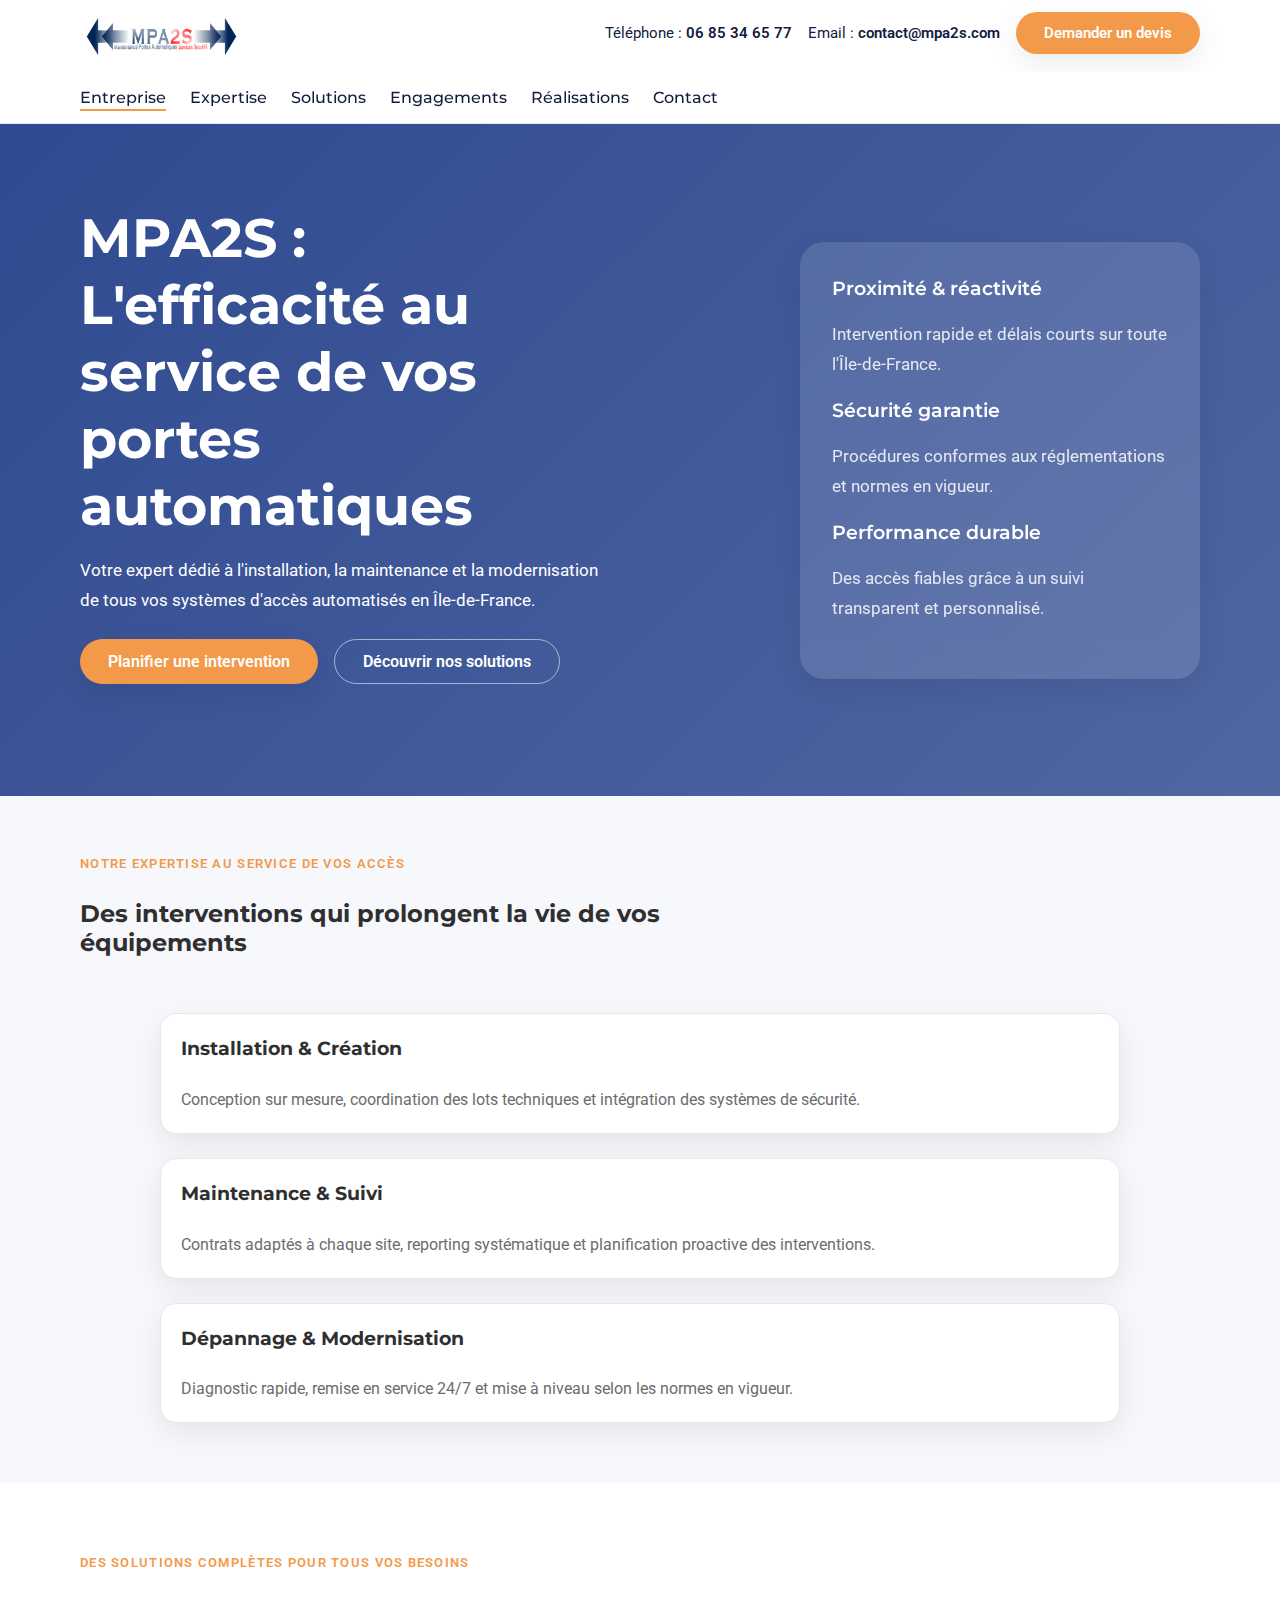
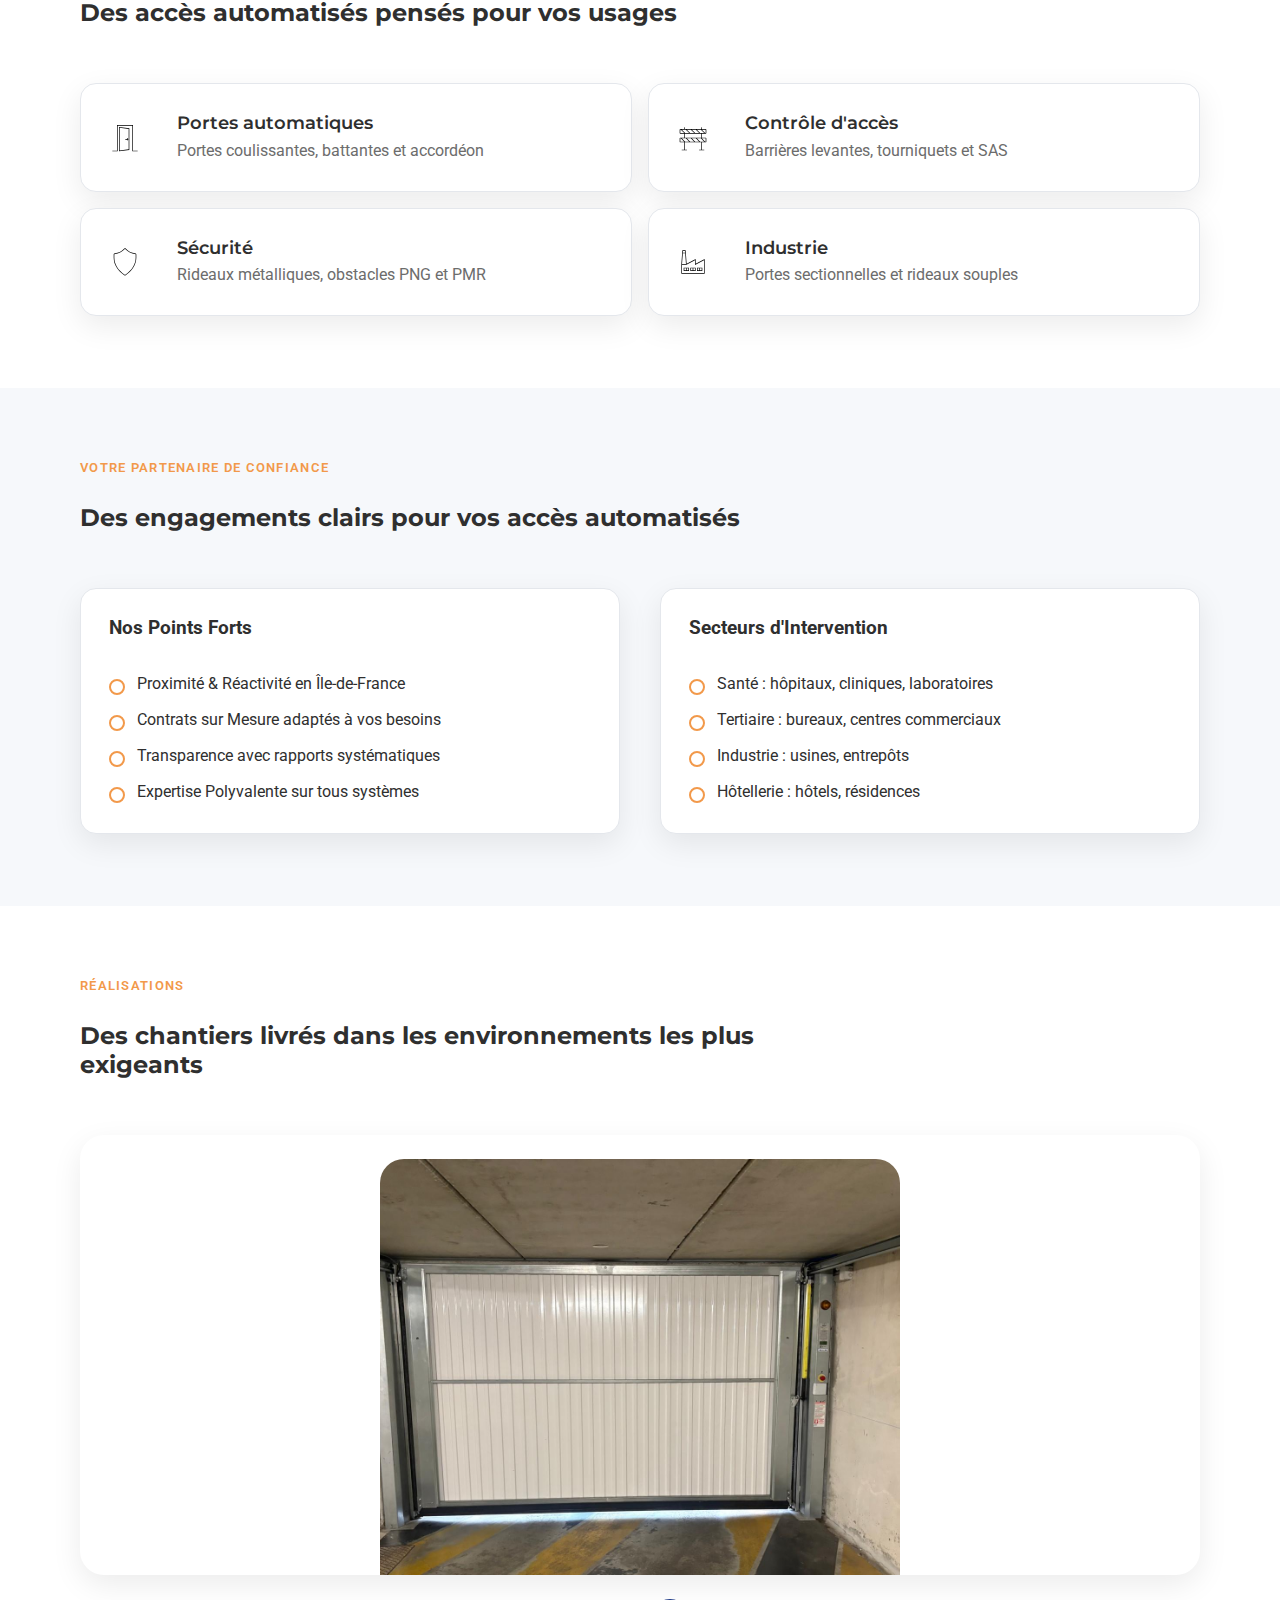
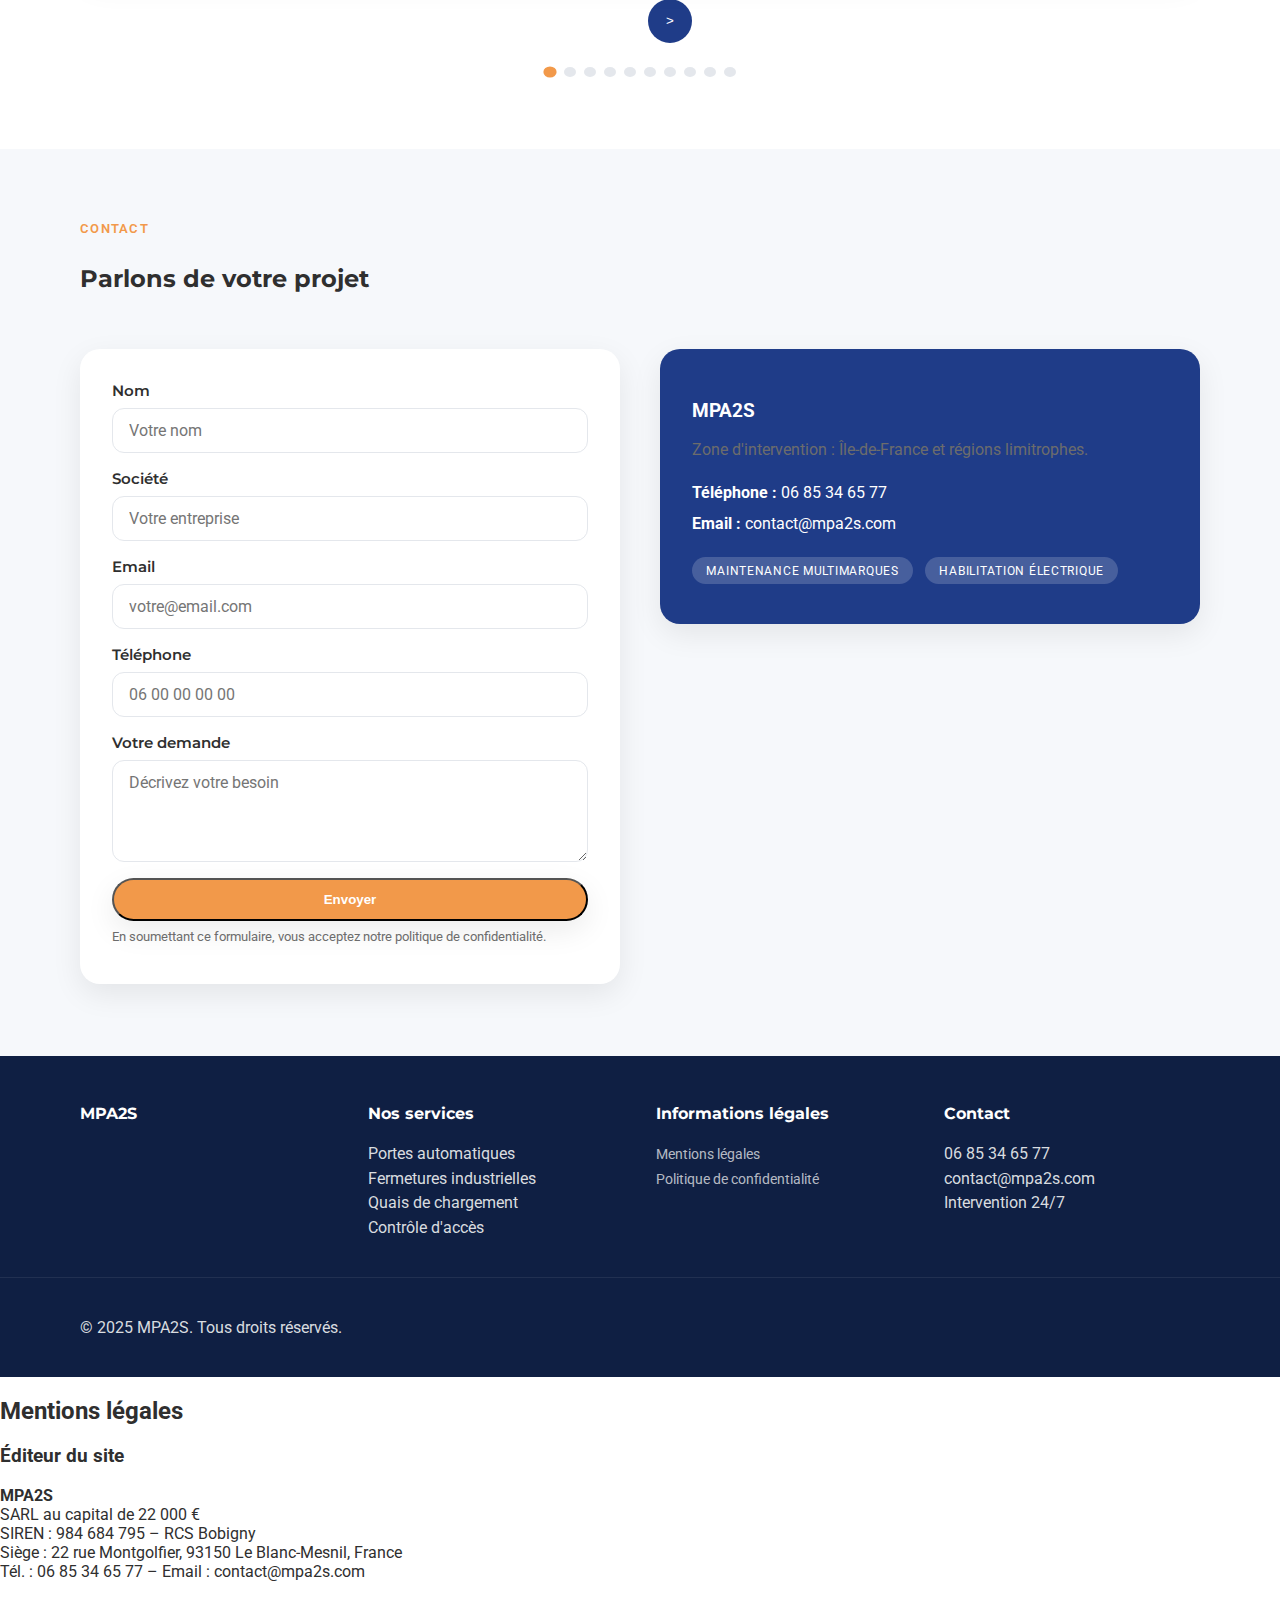
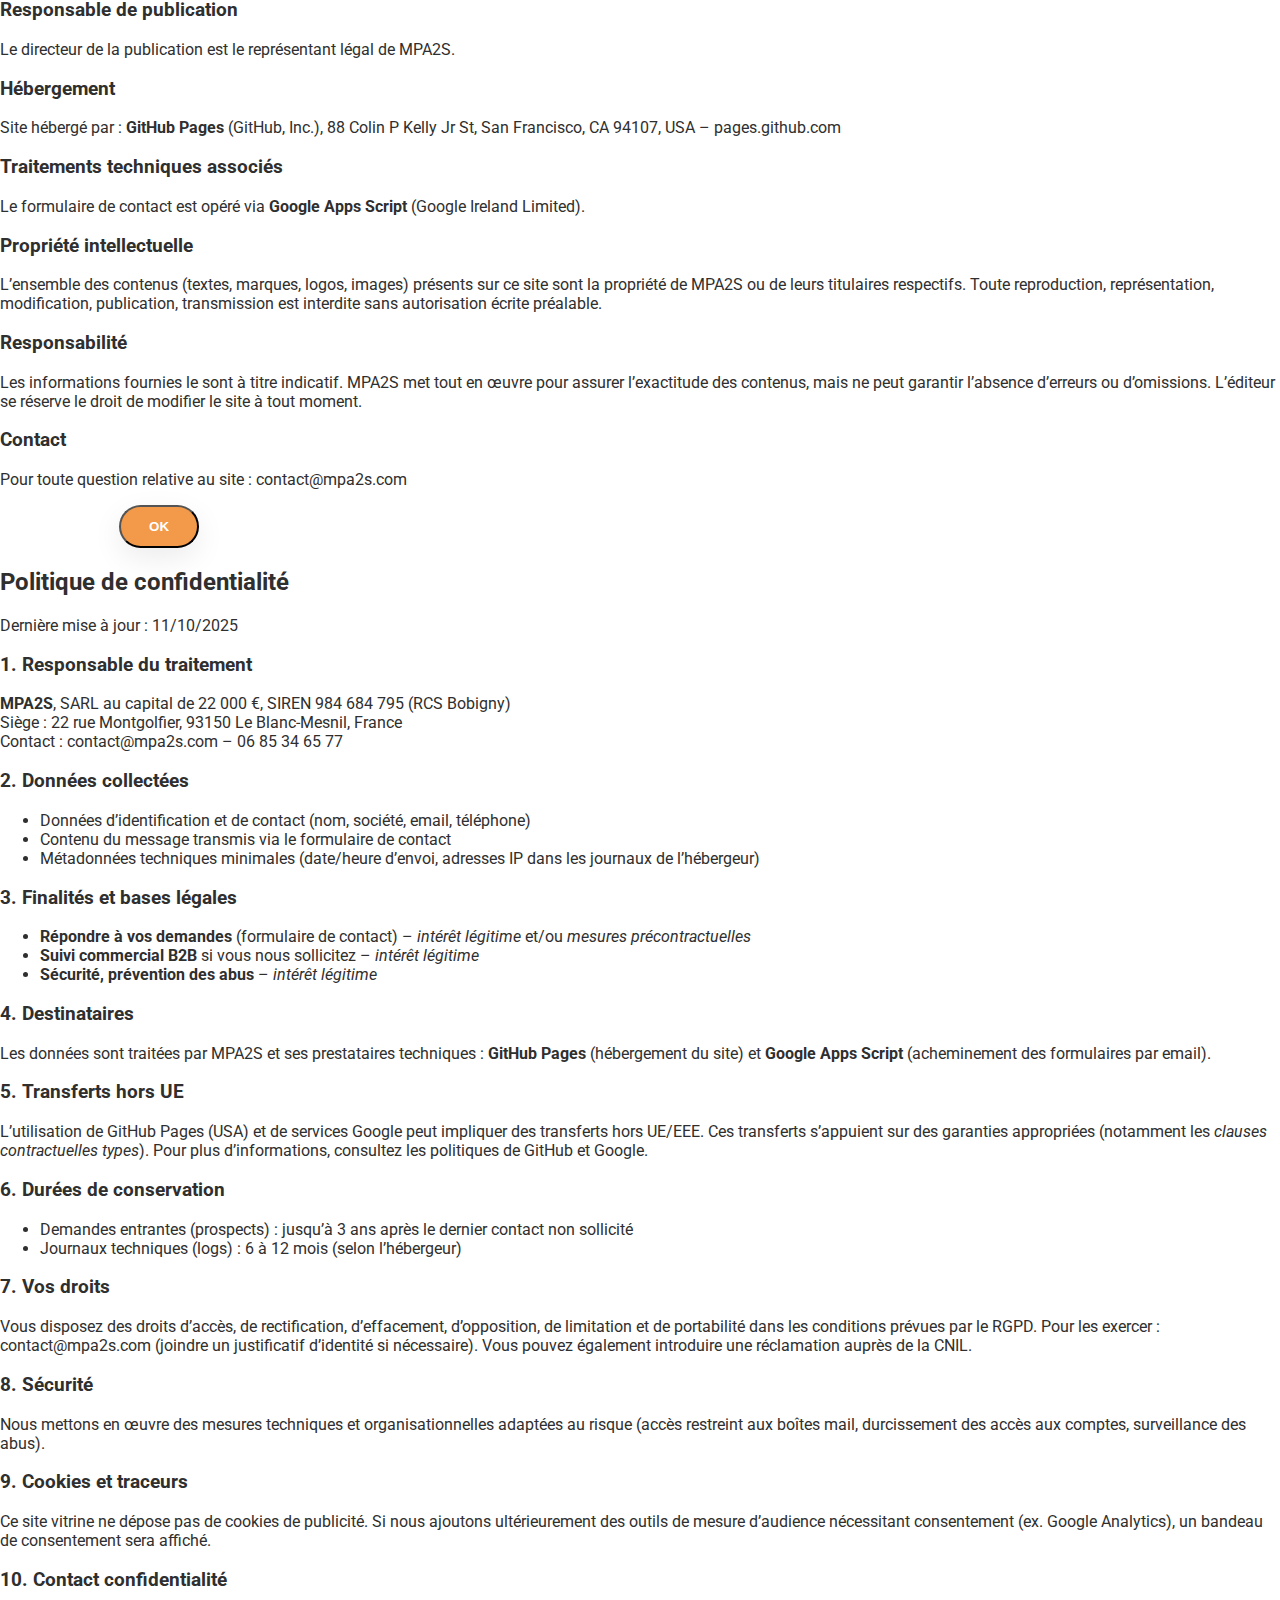
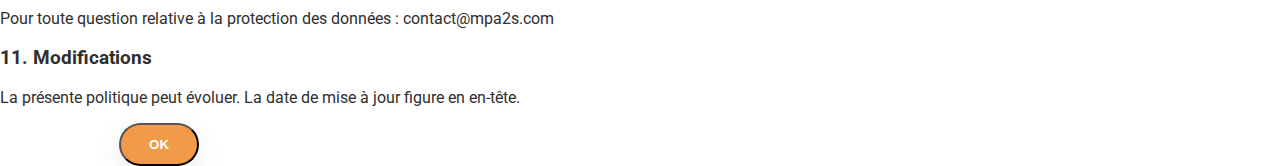
<file: index.html>
﻿<!DOCTYPE html>
<html lang="fr">
<head>
    <meta charset="UTF-8">
    <meta name="viewport" content="width=device-width, initial-scale=1.0">
    <title>MPA2S | Portes automatiques, rideaux m&eacute;talliques &amp; maintenance 24/7</title>
    <meta name="description" content="MPA2S : L&#39;efficacit&eacute; au service de vos portes automatiques. Votre expert d&eacute;di&eacute; &agrave; l&#39;installation, la maintenance et la modernisation de tous vos syst&egrave;mes d&#39;acc&egrave;s automatis&eacute;s en &Icirc;le-de-France.">
    <meta name="robots" content="index,follow">
    <link rel="canonical" href="https://mpa2s.com/">
    <meta name="google-site-verification" content="TO_REPLACE_VERIFICATION_TOKEN">
    <meta name="theme-color" content="#1f3c88">
    <meta property="og:type" content="website">
    <meta property="og:title" content="MPA2S : L&#39;efficacit&eacute; au service de vos portes automatiques">
    <meta property="og:description" content="Votre expert d&eacute;di&eacute; &agrave; l&#39;installation, la maintenance et la modernisation de vos syst&egrave;mes d&#39;acc&egrave;s automatis&eacute;s en &Icirc;le-de-France.">
    <meta property="og:url" content="https://mpa2s.com/">
    <meta property="og:site_name" content="MPA2S">
    <meta property="og:image" content="https://mpa2s.com/images/logo/Logo_long_MPA2S.png">
    <meta property="og:locale" content="fr_FR">
    <meta name="twitter:card" content="summary_large_image">
    <meta name="twitter:title" content="MPA2S : L&#39;efficacit&eacute; au service de vos portes automatiques">
    <meta name="twitter:description" content="Votre expert d&eacute;di&eacute; &agrave; l&#39;installation, la maintenance et la modernisation de vos syst&egrave;mes d&#39;acc&egrave;s automatis&eacute;s en &Icirc;le-de-France.">
    <meta name="twitter:image" content="https://mpa2s.com/images/logo/Logo_long_MPA2S.png">
    <link rel="icon" type="image/png" href="images/logo/logo-mpa2s-rond.png">
    <link rel="preconnect" href="https://fonts.googleapis.com">
    <link rel="preconnect" href="https://fonts.gstatic.com" crossorigin>
    <link href="https://fonts.googleapis.com/css2?family=Montserrat:wght@400;500;600;700&family=Roboto:wght@300;400;500&display=swap" rel="stylesheet">
    <link rel="stylesheet" href="css/style.css">
    <script type="application/ld+json">
    {
        "@context": "https://schema.org",
        "@type": "LocalBusiness",
        "name": "MPA2S",
        "image": "https://mpa2s.com/images/logo/Logo_long_MPA2S.png",
        "url": "https://mpa2s.com/",
        "telephone": "+33646107519",
        "email": "contact@mpa2s.com",
        "priceRange": "\u20ac\u20ac",
        "description": "MPA2S : L'efficacite au service de vos portes automatiques. Votre expert dedie a l'installation, la maintenance et la modernisation de tous vos systemes d'acces automatisees en Ile-de-France.",
        "address": {
            "@type": "PostalAddress",
            "streetAddress": "22 rue Montgolfier",
            "addressLocality": "Le Blanc-Mesnil",
            "postalCode": "93150",
            "addressCountry": "FR"
        },
        "areaServed": {
            "@type": "AdministrativeArea",
            "name": "Ile-de-France"
        },
        "openingHoursSpecification": {
            "@type": "OpeningHoursSpecification",
            "dayOfWeek": ["Monday", "Tuesday", "Wednesday", "Thursday", "Friday", "Saturday", "Sunday"],
            "opens": "00:00",
            "closes": "23:59"
        },
        "sameAs": []
    }
    </script>
</head>
<body>
    <a class="skip-link" href="#main-content">Aller au contenu principal</a>

    <header class="topbar" role="banner">
        <div class="container">
            <div class="brand" aria-label="MPA2S">
                <img src="images/logo/Logo_long_MPA2S.png" alt="MPA2S" class="brand__logo-image">
            </div>
            <div class="topbar__contact">
                <button type="button" class="topbar__copy" data-copy="06 85 34 65 77" aria-label="Copier le num&eacute;ro">
                    T&eacute;l&eacute;phone&nbsp;: <span>06&nbsp;85&nbsp;34&nbsp;65&nbsp;77</span>
                </button>
                <button type="button" class="topbar__copy" data-copy="contact@mpa2s.com" aria-label="Copier l’adresse e-mail">
                    Email&nbsp;: <span>contact@mpa2s.com</span>
                </button>
                <a href="#contact" class="btn btn--primary">Demander un devis</a>
            </div>
        </div>
    </header>
    <nav class="nav" aria-label="Navigation principale">
        <div class="container">
            <button class="nav__toggle" aria-expanded="false" aria-controls="navigation-links" aria-label="Ouvrir le menu principal">
                <span></span>
                <span></span>
                <span></span>
            </button>
            <ul id="navigation-links" class="nav__links">
                <li><a href="#accueil">Entreprise</a></li>
                <li><a href="#expertise">Expertise</a></li>
                <li><a href="#solutions">Solutions</a></li>
                <li><a href="#engagements">Engagements</a></li>
                <li><a href="#realisations">Réalisations</a></li>
                <li><a href="#contact">Contact</a></li>
            </ul>
        </div>
    </nav>

    <main id="main-content">
        <section class="hero" id="accueil">
            <div class="container hero__content">
                <div class="hero__text">
                    <h1>MPA2S : L'efficacit&eacute; au service de vos portes automatiques</h1>
                    <p>Votre expert d&eacute;di&eacute; &agrave; l'installation, la maintenance et la modernisation de tous vos syst&egrave;mes d'acc&egrave;s automatis&eacute;s en &Icirc;le-de-France.</p>
                    <div class="hero__actions">
                        <a href="#contact" class="btn btn--primary">Planifier une intervention</a>
                        <a href="#solutions" class="btn btn--secondary">D&eacute;couvrir nos solutions</a>
                    </div>
                </div>
                <div class="hero__visual" aria-hidden="true">
                    <div class="hero__card" aria-label="Chiffres cl&eacute;s">
                        <h3>Proximit&eacute; &amp; r&eacute;activit&eacute;</h3>
                        <p>Intervention rapide et d&eacute;lais courts sur toute l'&Icirc;le-de-France.</p>
                        <h3>S&eacute;curit&eacute; garantie</h3>
                        <p>Proc&eacute;dures conformes aux r&eacute;glementations et normes en vigueur.</p>
                        <h3>Performance durable</h3>
                        <p>Des acc&egrave;s fiables gr&acirc;ce &agrave; un suivi transparent et personnalis&eacute;.</p>
                    </div>
                </div>
            </div>
        </section>
        <section id="expertise" class="section section--light">
            <div class="container">
                <div class="section__header">
                    <span class="section__eyebrow">Notre Expertise au Service de Vos Accès</span>
                    <h2>Des interventions qui prolongent la vie de vos équipements</h2>
                </div>
                <ol class="process-steps">
                    <li class="process-steps__item">
                        <div class="process-steps__content feature feature-card">
                            <h3>Installation &amp; Création</h3>
                            <p>Conception sur mesure, coordination des lots techniques et intégration des systèmes de sécurité.</p>
                        </div>
                    </li>
                    <li class="process-steps__item">
                        <div class="process-steps__content feature feature-card">
                            <h3>Maintenance &amp; Suivi</h3>
                            <p>Contrats adaptés à chaque site, reporting systématique et planification proactive des interventions.</p>
                        </div>
                    </li>
                    <li class="process-steps__item">
                        <div class="process-steps__content feature feature-card">
                            <h3>Dépannage &amp; Modernisation</h3>
                            <p>Diagnostic rapide, remise en service 24/7 et mise à niveau selon les normes en vigueur.</p>
                        </div>
                    </li>
                </ol>
            </div>
        </section>
        <section id="solutions" class="section">
            <div class="container">
                <div class="section__header">
                    <span class="section__eyebrow">Des solutions compl&egrave;tes pour tous vos besoins</span>
                    <h2>Des acc&egrave;s automatis&eacute;s pens&eacute;s pour vos usages</h2>
                </div>
                <div class="solutions-list">
                    <article class="solutions-list__item">
                        <img src="images/icone/porte1.svg" alt="Portes automatiques" class="solutions-list__icon" loading="lazy">
                        <div class="solutions-list__content">
                            <h3>Portes automatiques</h3>
                            <p>Portes coulissantes, battantes et accord&eacute;on</p>
                        </div>
                    </article>
                    <article class="solutions-list__item">
                        <img src="images/icone/acc&egrave;scontrole1.svg" alt="Contr&ocirc;le d'acc&egrave;s" class="solutions-list__icon" loading="lazy">
                        <div class="solutions-list__content">
                            <h3>Contr&ocirc;le d'acc&egrave;s</h3>
                            <p>Barri&egrave;res levantes, tourniquets et SAS</p>
                        </div>
                    </article>
                    <article class="solutions-list__item">
                        <img src="images/icone/s&eacute;curit&eacute;1.svg" alt="S&eacute;curit&eacute; des acc&egrave;s" class="solutions-list__icon" loading="lazy">
                        <div class="solutions-list__content">
                            <h3>S&eacute;curit&eacute;</h3>
                            <p>Rideaux m&eacute;talliques, obstacles PNG et PMR</p>
                        </div>
                    </article>
                    <article class="solutions-list__item">
                        <img src="images/icone/industrie1.svg" alt="Solutions industrielles" class="solutions-list__icon" loading="lazy">
                        <div class="solutions-list__content">
                            <h3>Industrie</h3>
                            <p>Portes sectionnelles et rideaux souples</p>
                        </div>
                    </article>
                </div>
            </div>
        </section>
        <section id="engagements" class="section section--light">
            <div class="container">
                <div class="section__header">
                    <span class="section__eyebrow">Votre Partenaire de Confiance</span>
                    <h2>Des engagements clairs pour vos acc&egrave;s automatis&eacute;s</h2>
                </div>
                <div class="split">
                    <div class="keypoints">
                        <h3>Nos Points Forts</h3>
                        <ul class="list list--check">
                            <li>Proximit&eacute; &amp; R&eacute;activit&eacute; en &Icirc;le-de-France</li>
                            <li>Contrats sur Mesure adapt&eacute;s &agrave; vos besoins</li>
                            <li>Transparence avec rapports syst&eacute;matiques</li>
                            <li>Expertise Polyvalente sur tous syst&egrave;mes</li>
                        </ul>
                    </div>
                    <div class="keypoints">
                        <h3>Secteurs d'Intervention</h3>
                        <ul class="list list--check">
                            <li>Sant&eacute; : h&ocirc;pitaux, cliniques, laboratoires</li>
                            <li>Tertiaire : bureaux, centres commerciaux</li>
                            <li>Industrie : usines, entrep&ocirc;ts</li>
                            <li>H&ocirc;tellerie : h&ocirc;tels, r&eacute;sidences</li>
                        </ul>
                    </div>
                </div>
            </div>
        </section>

        <section id="realisations" class="section">
            <div class="container">
                <div class="section__header">
                    <span class="section__eyebrow">Réalisations</span>
                    <h2>Des chantiers livrés dans les environnements les plus exigeants</h2>
                </div>
                <div class="carousel" data-carousel data-autoplay="true" data-interval="8000">
                    <div class="carousel__viewport">
                        <div class="carousel__track" data-carousel-track>
                            <article class="carousel__slide" data-carousel-slide role="group" aria-roledescription="slide" aria-label="1 sur 11">
                                <figure class="project-card">
                                    <img src="images/réalisation/portail_parking1.jpeg" alt="Portail automatique battant pour parking de copropriété" loading="lazy">
                                </figure>
                            </article>
                            <article class="carousel__slide" data-carousel-slide role="group" aria-roledescription="slide" aria-label="2 sur 11">
                                <figure class="project-card">
                                    <img src="images/réalisation/portail_parking2.jpeg" alt="Portail coulissant motorisé pour parking souterrain" loading="lazy">
                                </figure>
                            </article>
                            <article class="carousel__slide" data-carousel-slide role="group" aria-roledescription="slide" aria-label="3 sur 11">
                                <figure class="project-card">
                                    <img src="images/réalisation/portail_parking3.jpeg" alt="Portail aluminium sécurisé pour parking d'entreprise" loading="lazy">
                                </figure>
                            </article>
                            <article class="carousel__slide" data-carousel-slide role="group" aria-roledescription="slide" aria-label="4 sur 11">
                                <figure class="project-card">
                                    <img src="images/réalisation/portail_véhicule.jpeg" alt="Portail industriel double vantail pour site logistique" loading="lazy">
                                </figure>
                            </article>
                            <article class="carousel__slide" data-carousel-slide role="group" aria-roledescription="slide" aria-label="5 sur 11">
                                <figure class="project-card">
                                    <img src="images/réalisation/portail_véhicule_voyant1.jpeg" alt="Portail motorisé avec feux lumineux intégrés" loading="lazy">
                                </figure>
                            </article>
                            <article class="carousel__slide" data-carousel-slide role="group" aria-roledescription="slide" aria-label="6 sur 11">
                                <figure class="project-card">
                                    <img src="images/réalisation/rideau_coupe-feu_rouge.jpg" alt="Rideau coupe-feu" loading="lazy">
                                </figure>
                            </article>
                            <article class="carousel__slide" data-carousel-slide role="group" aria-roledescription="slide" aria-label="8 sur 11">
                                <figure class="project-card">
                                    <img src="images/réalisation/porte_automatique_hotel_madeleine.jpeg" alt="Porte automatique vitrée d'hôtel avec finition bronze" loading="lazy">
                                </figure>
                            </article>
                            <article class="carousel__slide" data-carousel-slide role="group" aria-roledescription="slide" aria-label="9 sur 11">
                                <figure class="project-card">
                                    <img src="images/réalisation/porte_vitrée_automatique_castorama1.jpeg" alt="Porte automatique double vantail pour grande surface" loading="lazy">
                                </figure>
                            </article>
                            <article class="carousel__slide" data-carousel-slide role="group" aria-roledescription="slide" aria-label="10 sur 11">
                                <figure class="project-card">
                                    <img src="images/réalisation/porte_automatique_sécurité.jpg" alt="Porte coulissante tout verre sur entrée d'entreprise" loading="lazy">
                                </figure>
                            </article>
                            <article class="carousel__slide" data-carousel-slide role="group" aria-roledescription="slide" aria-label="11 sur 11">
                                <figure class="project-card">
                                    <img src="images/réalisation/porte_vitrée_automatique_magasin1.jpeg" alt="Porte automatique pour galerie marchande" loading="lazy">
                                </figure>
                            </article>
                        </div>
                    </div>
                    <div class="carousel__controls">
                        <button class="carousel__control carousel__control--prev" type="button" aria-label="Voir la réalisation précédente" data-carousel-prev>
                            <span aria-hidden="true">&lt;</span>
                        </button>
                        <button class="carousel__control carousel__control--next" type="button" aria-label="Voir la réalisation suivante" data-carousel-next>
                            <span aria-hidden="true">&gt;</span>
                        </button>
                    </div>
                    <div class="carousel__dots" data-carousel-dots aria-hidden="true"></div>
                </div>
            </div>
        </section>

        
        <section id="contact" class="section section--light">
            <div class="container">
                <div class="section__header">
                    <span class="section__eyebrow">Contact</span>
                    <h2>Parlons de votre projet</h2>
                </div>
                <div class="split split--contact">
                    <form class="form" action="https://script.google.com/macros/s/AKfycbwRJQ40tbhjH01M1MSeB_bip2RfbREsm0KpbEZuuGlg8Lv0wOL-5jaCBjo9BeTDKWOu5A/exec" method="post">
                        <input type="text" name="_gotcha" autocomplete="off" tabindex="-1" aria-hidden="true" style="position:absolute;left:-9999px;">
                        <div class="form__row">
                            <label for="name">Nom</label>
                            <input type="text" id="name" name="name" placeholder="Votre nom" autocomplete="name" required>
                        </div>
                        <div class="form__row">
                            <label for="company">Société</label>
                            <input type="text" id="company" name="company" placeholder="Votre entreprise" autocomplete="organization">
                        </div>
                        <div class="form__row">
                            <label for="email">Email</label>
                            <input type="email" id="email" name="email" placeholder="votre@email.com" autocomplete="email" required>
                        </div>
                        <div class="form__row">
                            <label for="phone">Téléphone</label>
                            <input type="tel" id="phone" name="phone" placeholder="06 00 00 00 00" autocomplete="tel">
                        </div>
                        <div class="form__row">
                            <label for="message">Votre demande</label>
                            <textarea id="message" name="message" rows="4" placeholder="Décrivez votre besoin" autocomplete="off"></textarea>
                        </div>
                        <div class="form__actions">
                            <button type="submit" class="btn btn--primary">Envoyer</button>
                            <p class="form__notice">En soumettant ce formulaire, vous acceptez notre politique de confidentialité.</p>
                        </div>
                    </form>
                    <div class="contact-card">
                        <h3>MPA2S</h3>
                        <p>Zone d'intervention : Île-de-France et régions limitrophes.</p>
                        <address class="contact-card__list">
                            <span><strong>T&eacute;l&eacute;phone :</strong> 06&nbsp;85&nbsp;34&nbsp;65&nbsp;77</span>
                            <span><strong>Email :</strong> contact@mpa2s.com</span>
                        </address>
                        <div class="contact-card__badges">
                            <span class="badge">Maintenance multimarques</span>
                            <span class="badge">Habilitation électrique</span>
                        </div>
                    </div>
                </div>
            </div>
        </section>
    </main>

    <footer class="footer">
        <div class="container footer__grid">
            <div>
                <h4>MPA2S</h4>
            </div>
            <div>
                <h4>Nos services</h4>
                <ul>
                    <li><a href="#solutions">Portes automatiques</a></li>
                    <li><a href="#solutions">Fermetures industrielles</a></li>
                    <li><a href="#solutions">Quais de chargement</a></li>
                    <li><a href="#solutions">Contrôle d'accès</a></li>
                </ul>
            </div>
            <div>
                <h4>Informations légales</h4>
                <ul>
                    <li><a href="#" class="footer__link modal-trigger" data-modal="legal-modal">Mentions l&eacute;gales</a></li>
                    <li><a href="#" class="footer__link modal-trigger" data-modal="privacy-modal">Politique de confidentialit&eacute;</a></li>
                </ul>
            </div>
            <div>
                <h4>Contact</h4>
                <ul>
                    <li><span>06&nbsp;85&nbsp;34&nbsp;65&nbsp;77</span></li>
                    <li><span>contact@mpa2s.com</span></li>
                    <li>Intervention 24/7</li>
                </ul>
            </div>
        </div>
        <div class="footer__bottom">
            <div class="container footer__bottom-content">
                <p>&copy;&nbsp;2025 MPA2S. Tous droits r&eacute;serv&eacute;s.</p>
            </div>
        </div>
    </footer>

    <div class="modal" id="legal-modal" role="dialog" aria-modal="true" aria-labelledby="legal-modal-title" aria-hidden="true">
        <div class="modal__overlay" data-modal-close></div>
        <div class="modal__dialog" role="document">
            <header class="modal__header">
                <h2 id="legal-modal-title">Mentions l&eacute;gales</h2>
            </header>
            <div class="modal__body">
                <h3>Éditeur du site</h3>
                <p>
                    <strong>MPA2S</strong><br>
                    SARL au capital de 22&nbsp;000&nbsp;€<br>
                    SIREN&nbsp;: 984&nbsp;684&nbsp;795 – RCS Bobigny<br>
                    Si&egrave;ge&nbsp;: 22 rue Montgolfier, 93150 Le Blanc-Mesnil, France<br>
                    T&eacute;l.&nbsp;: 06&nbsp;85&nbsp;34&nbsp;65&nbsp;77 – Email&nbsp;: contact@mpa2s.com
                </p>

                <h3>Responsable de publication</h3>
                <p>Le directeur de la publication est le repr&eacute;sentant l&eacute;gal de MPA2S.</p>

                <h3>H&eacute;bergement</h3>
                <p>Site h&eacute;berg&eacute; par&nbsp;: <strong>GitHub Pages</strong> (GitHub, Inc.), 88 Colin P Kelly Jr St, San Francisco, CA 94107, USA – pages.github.com</p>

                <h3>Traitements techniques associ&eacute;s</h3>
                <p>Le formulaire de contact est op&eacute;r&eacute; via <strong>Google Apps Script</strong> (Google Ireland Limited).</p>

                <h3>Propri&eacute;t&eacute; intellectuelle</h3>
                <p>L’ensemble des contenus (textes, marques, logos, images) pr&eacute;sents sur ce site sont la propri&eacute;t&eacute; de MPA2S ou de leurs titulaires respectifs. Toute reproduction, repr&eacute;sentation, modification, publication, transmission est interdite sans autorisation &eacute;crite pr&eacute;alable.</p>

                <h3>Responsabilit&eacute;</h3>
                <p>Les informations fournies le sont &agrave; titre indicatif. MPA2S met tout en œuvre pour assurer l’exactitude des contenus, mais ne peut garantir l’absence d’erreurs ou d’omissions. L’&eacute;diteur se r&eacute;serve le droit de modifier le site &agrave; tout moment.</p>

                <h3>Contact</h3>
                <p>Pour toute question relative au site&nbsp;: contact@mpa2s.com</p>
            </div>
            <footer class="modal__footer">
                <button type="button" class="btn btn--secondary modal__print" data-modal-print>Imprimer</button>
                <button type="button" class="btn btn--primary modal__close" data-modal-close>OK</button>
            </footer>
        </div>
    </div>

    <div class="modal" id="privacy-modal" role="dialog" aria-modal="true" aria-labelledby="privacy-modal-title" aria-hidden="true">
        <div class="modal__overlay" data-modal-close></div>
        <div class="modal__dialog" role="document">
            <header class="modal__header">
                <h2 id="privacy-modal-title">Politique de confidentialit&eacute;</h2>
                <p class="modal__meta">Derni&egrave;re mise &agrave; jour&nbsp;: 11/10/2025</p>
            </header>
            <div class="modal__body">
                <h3>1. Responsable du traitement</h3>
                <p>
                    <strong>MPA2S</strong>, SARL au capital de 22&nbsp;000&nbsp;€, SIREN&nbsp;984&nbsp;684&nbsp;795 (RCS Bobigny)<br>
                    Si&egrave;ge&nbsp;: 22 rue Montgolfier, 93150 Le Blanc-Mesnil, France<br>
                    Contact : contact@mpa2s.com – 06&nbsp;85&nbsp;34&nbsp;65&nbsp;77
                </p>

                <h3>2. Donn&eacute;es collect&eacute;es</h3>
                <ul>
                    <li>Donn&eacute;es d’identification et de contact (nom, soci&eacute;t&eacute;, email, t&eacute;l&eacute;phone)</li>
                    <li>Contenu du message transmis via le formulaire de contact</li>
                    <li>M&eacute;tadonn&eacute;es techniques minimales (date/heure d’envoi, adresses IP dans les journaux de l’h&eacute;bergeur)</li>
                </ul>

                <h3>3. Finalit&eacute;s et bases l&eacute;gales</h3>
                <ul>
                    <li><strong>R&eacute;pondre &agrave; vos demandes</strong> (formulaire de contact) – <em>int&eacute;r&ecirc;t l&eacute;gitime</em> et/ou <em>mesures pr&eacute;contractuelles</em></li>
                    <li><strong>Suivi commercial B2B</strong> si vous nous sollicitez – <em>int&eacute;r&ecirc;t l&eacute;gitime</em></li>
                    <li><strong>S&eacute;curit&eacute;, pr&eacute;vention des abus</strong> – <em>int&eacute;r&ecirc;t l&eacute;gitime</em></li>
                </ul>

                <h3>4. Destinataires</h3>
                <p>Les donn&eacute;es sont trait&eacute;es par MPA2S et ses prestataires techniques : <strong>GitHub Pages</strong> (h&eacute;bergement du site) et <strong>Google Apps Script</strong> (acheminement des formulaires par email).</p>

                <h3>5. Transferts hors UE</h3>
                <p>L’utilisation de GitHub Pages (USA) et de services Google peut impliquer des transferts hors UE/EEE. Ces transferts s’appuient sur des garanties appropri&eacute;es (notamment les <em>clauses contractuelles types</em>). Pour plus d’informations, consultez les politiques de GitHub et Google.</p>

                <h3>6. Dur&eacute;es de conservation</h3>
                <ul>
                    <li>Demandes entrantes (prospects) : jusqu’&agrave; 3 ans apr&egrave;s le dernier contact non sollicit&eacute;</li>
                    <li>Journaux techniques (logs) : 6 &agrave; 12 mois (selon l’h&eacute;bergeur)</li>
                </ul>

                <h3>7. Vos droits</h3>
                <p>Vous disposez des droits d’acc&egrave;s, de rectification, d’effacement, d’opposition, de limitation et de portabilit&eacute; dans les conditions pr&eacute;vues par le RGPD. Pour les exercer : contact@mpa2s.com (joindre un justificatif d’identit&eacute; si n&eacute;cessaire). Vous pouvez &eacute;galement introduire une r&eacute;clamation aupr&egrave;s de la <a href="https://www.cnil.fr/" target="_blank" rel="noopener">CNIL</a>.</p>

                <h3>8. S&eacute;curit&eacute;</h3>
                <p>Nous mettons en œuvre des mesures techniques et organisationnelles adapt&eacute;es au risque (acc&egrave;s restreint aux bo&icirc;tes mail, durcissement des acc&egrave;s aux comptes, surveillance des abus).</p>

                <h3>9. Cookies et traceurs</h3>
                <p>Ce site vitrine ne d&eacute;pose pas de cookies de publicit&eacute;. Si nous ajoutons ult&eacute;rieurement des outils de mesure d’audience n&eacute;cessitant consentement (ex. Google Analytics), un bandeau de consentement sera affich&eacute;.</p>

                <h3>10. Contact confidentialit&eacute;</h3>
                <p>Pour toute question relative &agrave; la protection des donn&eacute;es : contact@mpa2s.com</p>

                <h3>11. Modifications</h3>
                <p>La pr&eacute;sente politique peut &eacute;voluer. La date de mise &agrave; jour figure en en-t&ecirc;te.</p>
            </div>
            <footer class="modal__footer">
                <button type="button" class="btn btn--secondary modal__print" data-modal-print>Imprimer</button>
                <button type="button" class="btn btn--primary modal__close" data-modal-close>OK</button>
            </footer>
        </div>
    </div>

    <script src="js/main.js" defer></script>
</body>
</html>
</file>
<file: css/style.css>
﻿:root {
    --color-primary: #1f3c88;
    --color-secondary: #f2994a;
    --color-dark: #111c3f;
    --color-text: #2f2f2f;
    --color-muted: #6c6c6c;
    --color-light: #f6f8fb;
    --color-border: #e4e7ec;
    --font-heading: 'Montserrat', Arial, sans-serif;
    --font-body: 'Roboto', Helvetica, sans-serif;
    --shadow-soft: 0 10px 30px rgba(0, 0, 0, 0.08);
}

* {
    box-sizing: border-box;
}

html {
    scroll-behavior: smooth;
}

body {
    margin: 0;
    font-family: var(--font-body);
    color: var(--color-text);
    background: #fff;
}

body.is-nav-open {
    overflow: hidden;
}

a {
    color: inherit;
    text-decoration: none;
}

a:not(.btn):hover,
a:not(.btn):focus-visible {
    color: var(--color-primary);
}

img {
    max-width: 100%;
    display: block;
}

.skip-link {
    position: absolute;
    left: -999px;
    top: 16px;
    background: #fff;
    color: var(--color-primary);
    padding: 0.75rem 1rem;
    border-radius: 999px;
    box-shadow: var(--shadow-soft);
    font-weight: 600;
    z-index: 20;
}

.skip-link:focus {
    left: 16px;
}

.container {
    width: min(1120px, 92vw);
    margin: 0 auto;
}

.topbar {
    background: #fff;
    color: var(--color-dark);
    padding: 0.75rem 0;
    font-size: 0.95rem;
}

.topbar .container {
    display: flex;
    align-items: start;
    justify-content: space-between;
    gap: 2rem;
    flex-wrap: wrap;
}

.brand {
    display: flex;
    align-items: center;
    gap: 1rem;
}

.brand__logo {
    display: grid;
    place-items: center;
    width: 48px;
    height: 48px;
    border-radius: 12px;
    background: #fff;
    color: var(--color-primary);
    font-weight: 700;
    letter-spacing: 1px;
}
.brand__logo-image {
    height: 48px;
    width: auto;
    display: block;
    object-fit: contain;
}
.brand__subtitle {
    display: block;
    font-size: 0.85rem;
    color: var(--color-muted);
    margin-top: 0.25rem;
    max-width: 28rem;
}


.hero__contact a {
    color: var(--color-dark);
}

.hero__contact a:hover,
.hero__contact a:focus-visible {
    color: var(--color-primary);
}

.hero__contact span {
    color: var(--color-muted);
}

.pillars {
    display: grid;
    gap: 2rem;
    margin-top: 1.75rem;
}

@media (min-width: 720px) {
    .pillars {
        grid-template-columns: repeat(3, minmax(0, 1fr));
    }
}

.pillars__item {
    background: #fff;
    border-radius: 16px;
    border: 1px solid var(--color-border);
    padding: 1.75rem;
    box-shadow: var(--shadow-soft);
}

.pillars__item h3 {
    margin: 0 0 0.5rem;
    font-size: 1.05rem;
    font-family: var(--font-heading);
}

.pillars__item p {
    margin: 0;
}

.solutions-list {
    display: grid;
    gap: 1rem;
}

@media (min-width: 720px) {
    .solutions-list {
        grid-template-columns: repeat(2, minmax(0, 1fr));
    }
}

.solutions-list__item {
    background: #fff;
    border-radius: 16px;
    border: 1px solid var(--color-border);
    padding: 1.75rem;
    box-shadow: var(--shadow-soft);
    display: grid;
    grid-template-columns: minmax(32px, 48px) 1fr;
    align-items: center;
    gap: 1.25rem;
}

.solutions-list__icon {
    display: block;
    max-width: 32px;
    max-height: 32px;
    width: auto;
    height: auto;
    object-fit: contain;
    justify-self: start;
}

.solutions-list__content h3 {
    margin: 0 0 0.35rem;
    font-family: var(--font-heading);
    font-weight: 600;
    font-size: 1.1rem;
}

.solutions-list__content p {
    margin: 0;
    color: var(--color-muted);
    line-height: 1.5;
}

.keypoints {
    background: #fff;
    border-radius: 16px;
    border: 1px solid var(--color-border);
    padding: 1.75rem;
    box-shadow: var(--shadow-soft);
}

.keypoints h3 {
    margin-top: 0;
    margin-bottom: 1rem;
}

.partners {
    display: grid;
    gap: 1.5rem;
    grid-template-columns: repeat(auto-fit, minmax(140px, 1fr));
    justify-items: center;
    align-items: stretch;
}

.partner-logo {
    margin: 0;
    padding: 1.25rem;
    width: 100%;
    min-height: 110px;
    display: flex;
    align-items: center;
    justify-content: center;
    border: 1px solid var(--color-border);
    border-radius: 18px;
    background: #fff;
    box-shadow: var(--shadow-soft);
    transition: transform 0.2s ease, box-shadow 0.2s ease;
}

.partner-logo:hover,
.partner-logo:focus-within {
    transform: translateY(-4px);
    box-shadow: 0 16px 30px rgba(17, 28, 63, 0.12);
}

.partner-logo img {
    max-height: 56px;
    max-width: 100%;
    width: auto;
    filter: grayscale(100%);
    opacity: 0.75;
    transition: filter 0.2s ease, opacity 0.2s ease;
}

.partner-logo:hover img,
.partner-logo:focus-within img {
    filter: grayscale(0%);
    opacity: 1;
}

.brand__logo-image--footer {
    height: 56px;
}


.brand__logo--footer {
    background: var(--color-secondary);
    color: #fff;
}

.brand__name {
    font-size: 1.2rem;
    font-weight: 600;
    font-family: var(--font-heading);
}

.brand__tagline {
    font-size: 0.85rem;
    opacity: 0.85;
}

.topbar__contact {
    display: flex;
    align-items: center;
    gap: 1rem;
    flex-wrap: wrap;
}

.topbar__copy {
    position: relative;
    background: transparent;
    border: none;
    color: var(--color-dark);
    font: inherit;
    padding: 0;
    cursor: pointer;
    display: inline-flex;
    align-items: center;
    gap: 0.25rem;
}

.topbar__copy span {
    font-weight: 600;
}

.topbar__copy:hover,
.topbar__copy:focus-visible {
    color: var(--color-dark);
}

.topbar__copy::after {
    content: "Copi\00E9 !";
    position: absolute;
    bottom: -1.6rem;
    left: 50%;
    transform: translateX(-50%);
    background: rgba(31, 60, 136, 0.9);
    color: #fff;
    font-size: 0.7rem;
    padding: 0.2rem 0.6rem;
    border-radius: 999px;
    opacity: 0;
    transition: opacity 0.2s ease;
    pointer-events: none;
    white-space: nowrap;
}

.topbar__copy.is-copied::after {
    opacity: 1;
}

.contact__item {
    display: flex;
    flex-direction: column;
    font-weight: 500;
}

.contact__label {
    font-size: 0.75rem;
    text-transform: uppercase;
    letter-spacing: 0.08em;
    opacity: 0.7;
}

.contact__value {
    font-size: 1.2rem;
}

.btn {
    display: inline-flex;
    align-items: center;
    justify-content: center;
    font-weight: 600;
    border-radius: 999px;
    padding: 0.75rem 1.75rem;
    transition: transform 0.2s ease, box-shadow 0.2s ease, background-color 0.2s ease;
}

.btn--primary {
    background: var(--color-secondary);
    color: #fff;
    box-shadow: var(--shadow-soft);
}

.btn--primary:hover,
.btn--primary:focus-visible {
    transform: translateY(-2px);
    box-shadow: var(--shadow-soft);
    background: var(--color-secondary);
    color: #fff;
}

.btn--secondary {
    background: transparent;
    border: 1px solid rgba(255, 255, 255, 0.55);
    color: #fff;
}

.btn--secondary:hover,
.btn--secondary:focus-visible {
    transform: translateY(-2px);
    border-color: rgba(255, 255, 255, 0.55);
    color: #fff;
    background: transparent;
}

.btn--light {
    background: #fff;
    color: var(--color-primary);
    font-weight: 700;
}

.btn--light:hover,
.btn--light:focus-visible {
    transform: translateY(-2px);
    background: #fff;
    color: var(--color-primary);
    box-shadow: var(--shadow-soft);
}

.nav {
    position: sticky;
    top: 0;
    z-index: 10;
    background: rgba(255, 255, 255, 0.96);
    backdrop-filter: blur(12px);
    border-bottom: 1px solid var(--color-border);
}

.nav .container {
    display: flex;
    align-items: center;
    justify-content: space-between;
    padding: 1rem 0;
}

.nav__links {
    display: flex;
    gap: 1.5rem;
    list-style: none;
    margin: 0;
    padding: 0;
    font-weight: 500;
    font-family: var(--font-heading);
}

.nav__links a {
    color: var(--color-dark);
    position: relative;
    padding-bottom: 0.25rem;
    transition: color 0.2s ease;
}

.nav__links a::after {
    content: "";
    position: absolute;
    left: 0;
    bottom: 0;
    width: 100%;
    height: 2px;
    background: var(--color-secondary);
    transform: scaleX(0);
    transform-origin: left;
    transition: transform 0.2s ease;
}

.nav__links a:hover::after,
.nav__links a.is-active::after,
.nav__links a:focus-visible::after {
    transform: scaleX(1);
}

.nav__toggle {
    display: none;
    flex-direction: column;
    gap: 5px;
    background: transparent;
    border: none;
    padding: 0;
    cursor: pointer;
}

.nav__toggle span {
    display: block;
    width: 24px;
    height: 2px;
    background: var(--color-dark);
    border-radius: 999px;
    transition: transform 0.2s ease;
}

.hero {
    padding: 5rem 0;
    background: linear-gradient(135deg, rgba(31, 60, 136, 0.93), rgba(31, 60, 136, 0.78));
    color: #fff;
}

.hero__content {
    display: grid;
    grid-template-columns: repeat(2, minmax(0, 1fr));
    gap: 3rem;
    align-items: center;
}

.hero__eyebrow {
    display: inline-block;
    text-transform: uppercase;
    letter-spacing: 0.12em;
    font-weight: 600;
    font-size: 0.8rem;
    margin: 0 0 0.75rem;
    opacity: 0.85;
}

.hero h1 {
    font-family: var(--font-heading);
    font-weight: 700;
    font-size: clamp(2.4rem, 3vw + 1rem, 3.4rem);
    margin: 0 0 1rem;
}

.hero p {
    font-size: 1.05rem;
    line-height: 1.8;
    margin: 0 0 1.5rem;
}

.hero__actions {
    display: flex;
    gap: 1rem;
    flex-wrap: wrap;
    margin-bottom: 2rem;
}

.hero__highlights {
    display: grid;
    gap: 1.25rem;
    margin: 0;
}

.hero__highlights div {
    padding: 0;
}

.hero__highlights dt {
    font-family: var(--font-heading);
    font-size: 1.1rem;
    font-weight: 600;
    margin-bottom: 0.35rem;
}

.hero__highlights dd {
    margin: 0;
    color: rgba(255, 255, 255, 0.85);
}

.hero__visual {
    display: flex;
    flex-direction: column;
    align-items: flex-end;
    gap: 2rem;
}

.hero__badge {
    padding: 0.65rem 1.5rem;
    background: rgba(255, 255, 255, 0.18);
    border-radius: 999px;
    font-weight: 600;
    letter-spacing: 0.06em;
}

.hero__card {
    width: min(400px, 100%);
    padding: 2.2rem 2rem;
    background: rgba(255, 255, 255, 0.12);
    border-radius: 24px;
    box-shadow: var(--shadow-soft);
    backdrop-filter: blur(14px);
}

.hero__card h3 {
    margin-top: 0;
    font-family: var(--font-heading);
    font-weight: 600;
}

.hero__card p {
    margin-bottom: 1.25rem;
    color: rgba(255, 255, 255, 0.85);
}

.hero__phone {
    display: inline-flex;
    font-size: 1.4rem;
    font-weight: 700;
    color: #fff;
}

.section {
    padding: 4.5rem 0;
}

#expertise.section {
    padding: 3.75rem 0;
}

.section--light {
    background: var(--color-light);
}

.section__header {
    display: grid;
    gap: 1rem;
    max-width: 700px;
    margin-bottom: 2.5rem;
}


.section__eyebrow {
    display: inline-block;
    text-transform: uppercase;
    font-weight: 600;
    letter-spacing: 0.1em;
    font-size: 0.8rem;
    color: var(--color-secondary);
    margin-bottom: 0.75rem;
}

.section h2 {
    font-family: var(--font-heading);
    font-weight: 700;
    margin: 0 0 1rem;
}

.section p {
    color: var(--color-muted);
    margin: 0;
}

.split {
    display: grid;
    gap: 2.5rem;
    grid-template-columns: repeat(auto-fit, minmax(280px, 1fr));
    align-items: center;
}

.list {
    margin: 2rem 0 0;
    padding: 0;
    list-style: none;
    display: grid;
    gap: 0.65rem;
}

.list--check li {
    position: relative;
    padding-left: 1.75rem;
    line-height: 1.6;
}

.list--check li::before {
    content: "";
    position: absolute;
    left: 0;
    top: 0.45rem;
    width: 0.75rem;
    height: 0.75rem;
    border-radius: 50%;
    border: 2px solid var(--color-secondary);
}

.about__metrics {
    display: grid;
    gap: 1rem;
    grid-template-columns: repeat(auto-fit, minmax(180px, 1fr));
}

.metric-card {
    padding: 1.75rem;
    border-radius: 16px;
    background: #fff;
    box-shadow: var(--shadow-soft);
    text-align: center;
}

.metric-card__value {
    font-size: 2rem;
    font-weight: 700;
    color: var(--color-primary);
}

.metric-card__label {
    display: block;
    margin-top: 0.5rem;
    color: var(--color-muted);
}

.grid {
    display: grid;
    gap: 1.25rem;
}

.grid--cards {
    grid-template-columns: repeat(auto-fit, minmax(240px, 1fr));
}

.card {
    padding: 2rem;
    border-radius: 20px;
    background: #fff;
    box-shadow: var(--shadow-soft);
    transition: transform 0.2s ease;
}

.card:hover {
    transform: translateY(-6px);
}

.card h3 {
    font-family: var(--font-heading);
    margin-top: 0;
}

.card ul {
    padding-left: 1.1rem;
    color: var(--color-muted);
}

.feature-list {
    display: grid;
    gap: 1.5rem;
    grid-template-columns: repeat(auto-fit, minmax(220px, 1fr));
}

.feature h3 {
    margin: 0 0 0.75rem;
    font-family: var(--font-heading);
    color: var(--color-text);
}

.feature p {
    margin: 0;
    color: var(--color-muted);
}

.expertise {
    display: grid;
    gap: 2.5rem;
}

.expertise .section__header {
    justify-self: center;
    text-align: center;
}

.process-steps {
    list-style: none;
    padding: 0;
    margin: 0 auto;
    width: min(960px, 100%);
    display: grid;
    gap: 1.5rem;
    /* grid-template-columns: repeat(auto-fit, minmax(260px, 1fr)); */
}

.process-steps__item {
    height: 100%;
}

.process-steps__content {
    display: grid;
    gap: 0.8rem;
    color: var(--color-muted);
    line-height: 1.55;
    height: 100%;
}

@media (max-width: 720px) {
    #expertise.section {
        padding: 3.2rem 0;
    }

    .process-steps {
        gap: 1.25rem;
        /* grid-template-columns: 1fr; */
    }

    .process-steps__content {
        height: auto;
    }
}
.split__visual {
    display: grid;
    gap: 1rem;
}

.stat {
    padding: 1.5rem;
    border-radius: 16px;
    background: #fff;
    box-shadow: var(--shadow-soft);
    text-align: center;
}

.stat__value {
    font-size: 2.3rem;
    font-weight: 700;
    color: var(--color-primary);
}

.stat__label {
    display: block;
    margin-top: 0.35rem;
    color: var(--color-muted);
}

.grid--features {
    grid-template-columns: repeat(auto-fit, minmax(240px, 1fr));
}

.feature-card {
    padding: 1.25rem;
    border-radius: 16px;
    background: #fff;
    box-shadow: var(--shadow-soft);
    border: 1px solid var(--color-border);
    height: 100%;
}

.carousel {
    position: relative;
    display: grid;
    gap: 1.5rem;
}

.carousel__viewport {
    position: relative;
    overflow: hidden;
    border-radius: 24px;
    box-shadow: var(--shadow-soft);
    height: clamp(320px, 42vw, 440px);
}


.carousel__track {
    display: flex;
    align-items: stretch;
    transition: transform 0.6s ease;
    will-change: transform;
    touch-action: pan-y;
}


.carousel__slide {
    flex: 0 0 100%;
    display: flex;
    justify-content: center;
    align-items: stretch;
    padding: 1.5rem;
}


.project-card {
    margin: 0;
    width: min(520px, 100%);
    min-height: clamp(320px, 45vw, 420px);
    aspect-ratio: 1 / 1;
    display: grid;
    grid-template-rows: minmax(200px, 1fr) auto;
    border-radius: 24px;
    overflow: hidden;
    background: #fff;
    color: var(--color-text);
}


.project-card img {
    width: 100%;
    height: 100%;
    object-fit: cover;
    grid-row: 1;
}


.project-card figcaption {
    grid-row: 2;
    padding: 2rem;
    display: flex;
    flex-direction: column;
    gap: 0.75rem;
    background: linear-gradient(135deg, #1f3c88, #274baf);
    color: #fff;
}


.project-card__title {
    margin: 0;
    font-family: var(--font-heading);
    color: #fff;
}


.project-card__description {
    margin: 0;
    color: rgba(255, 255, 255, 0.85);
}

.carousel__controls {
    display: flex;
    justify-content: center;
    gap: 1rem;
}

.carousel__control {
    width: 44px;
    height: 44px;
    border-radius: 50%;
    border: none;
    background: var(--color-primary);
    color: #fff;
    display: grid;
    place-items: center;
    cursor: pointer;
    transition: transform 0.2s ease, box-shadow 0.2s ease, opacity 0.2s ease;
}

.carousel__control.is-hidden {
    opacity: 0;
    visibility: hidden;
    pointer-events: none;
}

.carousel__control:hover,
.carousel__control:focus-visible {
    transform: translateY(-2px);
    box-shadow: var(--shadow-soft);
}

.carousel__dots {
    display: flex;
    justify-content: center;
    gap: 0.5rem;
}

.carousel__dot {
    width: 10px;
    height: 10px;
    border-radius: 50%;
    border: none;
    background: var(--color-border);
    cursor: pointer;
    transition: transform 0.2s ease, background-color 0.2s ease;
}

.carousel__dot.is-active {
    background: var(--color-secondary);
    transform: scale(1.1);
}

.split--contact {
    align-items: start;
}

.form {
    display: grid;
    gap: 1rem;
    padding: 2rem;
    border-radius: 20px;
    background: #fff;
    box-shadow: var(--shadow-soft);
}

.form__row {
    display: grid;
    gap: 0.5rem;
}

label {
    font-weight: 600;
    font-family: var(--font-heading);
    font-size: 0.95rem;
}

input,
textarea {
    border: 1px solid var(--color-border);
    border-radius: 12px;
    padding: 0.75rem 1rem;
    font-family: inherit;
    font-size: 1rem;
    transition: border-color 0.2s ease, box-shadow 0.2s ease;
}

input:focus,
textarea:focus {
    outline: none;
    border-color: var(--color-primary);
    box-shadow: 0 0 0 4px rgba(31, 60, 136, 0.12);
}

textarea {
    resize: vertical;
}

.form__actions {
    display: flex;
    flex-direction: column;
    gap: 0.5rem;
}

.form__notice {
    margin: 0;
    font-size: 0.8rem;
    color: var(--color-muted);
}

.contact-card {
    padding: 2rem;
    border-radius: 20px;
    background: var(--color-primary);
    color: #fff;
    box-shadow: var(--shadow-soft);
}

.contact-card__list {
    display: grid;
    gap: 0.75rem;
    margin: 1.5rem 0;
    font-style: normal;
}


.badge {
    display: inline-block;
    margin-right: 0.5rem;
    margin-bottom: 0.5rem;
    padding: 0.4rem 0.9rem;
    border-radius: 999px;
    background: rgba(255, 255, 255, 0.18);
    font-size: 0.75rem;
    letter-spacing: 0.06em;
    text-transform: uppercase;
}

.footer {
    background: #0f1f43;
    color: rgba(255, 255, 255, 0.85);
    padding-top: 3rem;
}

.footer__grid {
    display: grid;
    grid-template-columns: repeat(auto-fit, minmax(200px, 1fr));
    gap: 2rem;
    padding-bottom: 2.5rem;
}

.footer h4 {
    margin-top: 0;
    color: #fff;
    font-family: var(--font-heading);
}

.footer ul {
    list-style: none;
    padding: 0;
    margin: 0;
    display: grid;
    gap: 0.35rem;
}

.footer__bottom {
    border-top: 1px solid rgba(255, 255, 255, 0.08);
    padding: 1.5rem 0;
}

.footer__bottom-content {
    display: flex;
    align-items: center;
    justify-content: space-between;
    gap: 1rem;
    flex-wrap: wrap;
}

.footer__link {
    color: rgba(255, 255, 255, 0.7);
    font-size: 0.9rem;
}

@media (max-width: 960px) {
    .hero__content {
        grid-template-columns: 1fr;
    }

    .hero__visual {
        align-items: flex-start;
    }

    .nav__toggle {
        display: flex;
    }

    .nav__links {
        position: absolute;
        top: 100%;
        right: 1.5rem;
        width: min(260px, 86vw);
        flex-direction: column;
        background: #fff;
        border-radius: 16px;
        box-shadow: var(--shadow-soft);
        padding: 1.2rem;
        opacity: 0;
        pointer-events: none;
        transform: translateY(10px);
        transition: opacity 0.2s ease, transform 0.2s ease;
    }

    .nav__links.is-open {
        opacity: 1;
        transform: translateY(0);
        pointer-events: auto;
    }

    .nav__links li {
        padding: 0.4rem 0;
    }

    .nav .container {
        position: relative;
    }

    .topbar__contact {
        width: 100%;
        justify-content: space-between;
        gap: 0.75rem;
    }

    .topbar__copy {
        margin-left: 0;
    }

    .project-card {
        width: 100%;
        min-height: 360px;
        aspect-ratio: auto;
    }

}

@media (max-width: 640px) {
    .carousel__viewport {
        height: auto;
    }

    .carousel__slide {
        padding: 1rem;
    }

    .project-card {
        width: 100%;
        min-height: 320px;
        aspect-ratio: auto;
    }

    .topbar .container {
        justify-content: center;
    }

    .topbar__contact {
        justify-content: center;
        gap: 0.75rem;
    }

    .topbar__copy,
    .topbar__contact .btn {
        width: 100%;
        justify-content: center;
        margin-left: 0 !important;
    }

    .hero {
        padding: 4rem 0;
    }

    .hero__actions {
        flex-direction: column;
        align-items: stretch;
    }

    .form,
    .contact-card {
        padding: 1.5rem;
    }

    .carousel__controls {
        display: none;
    }
}
</file>
